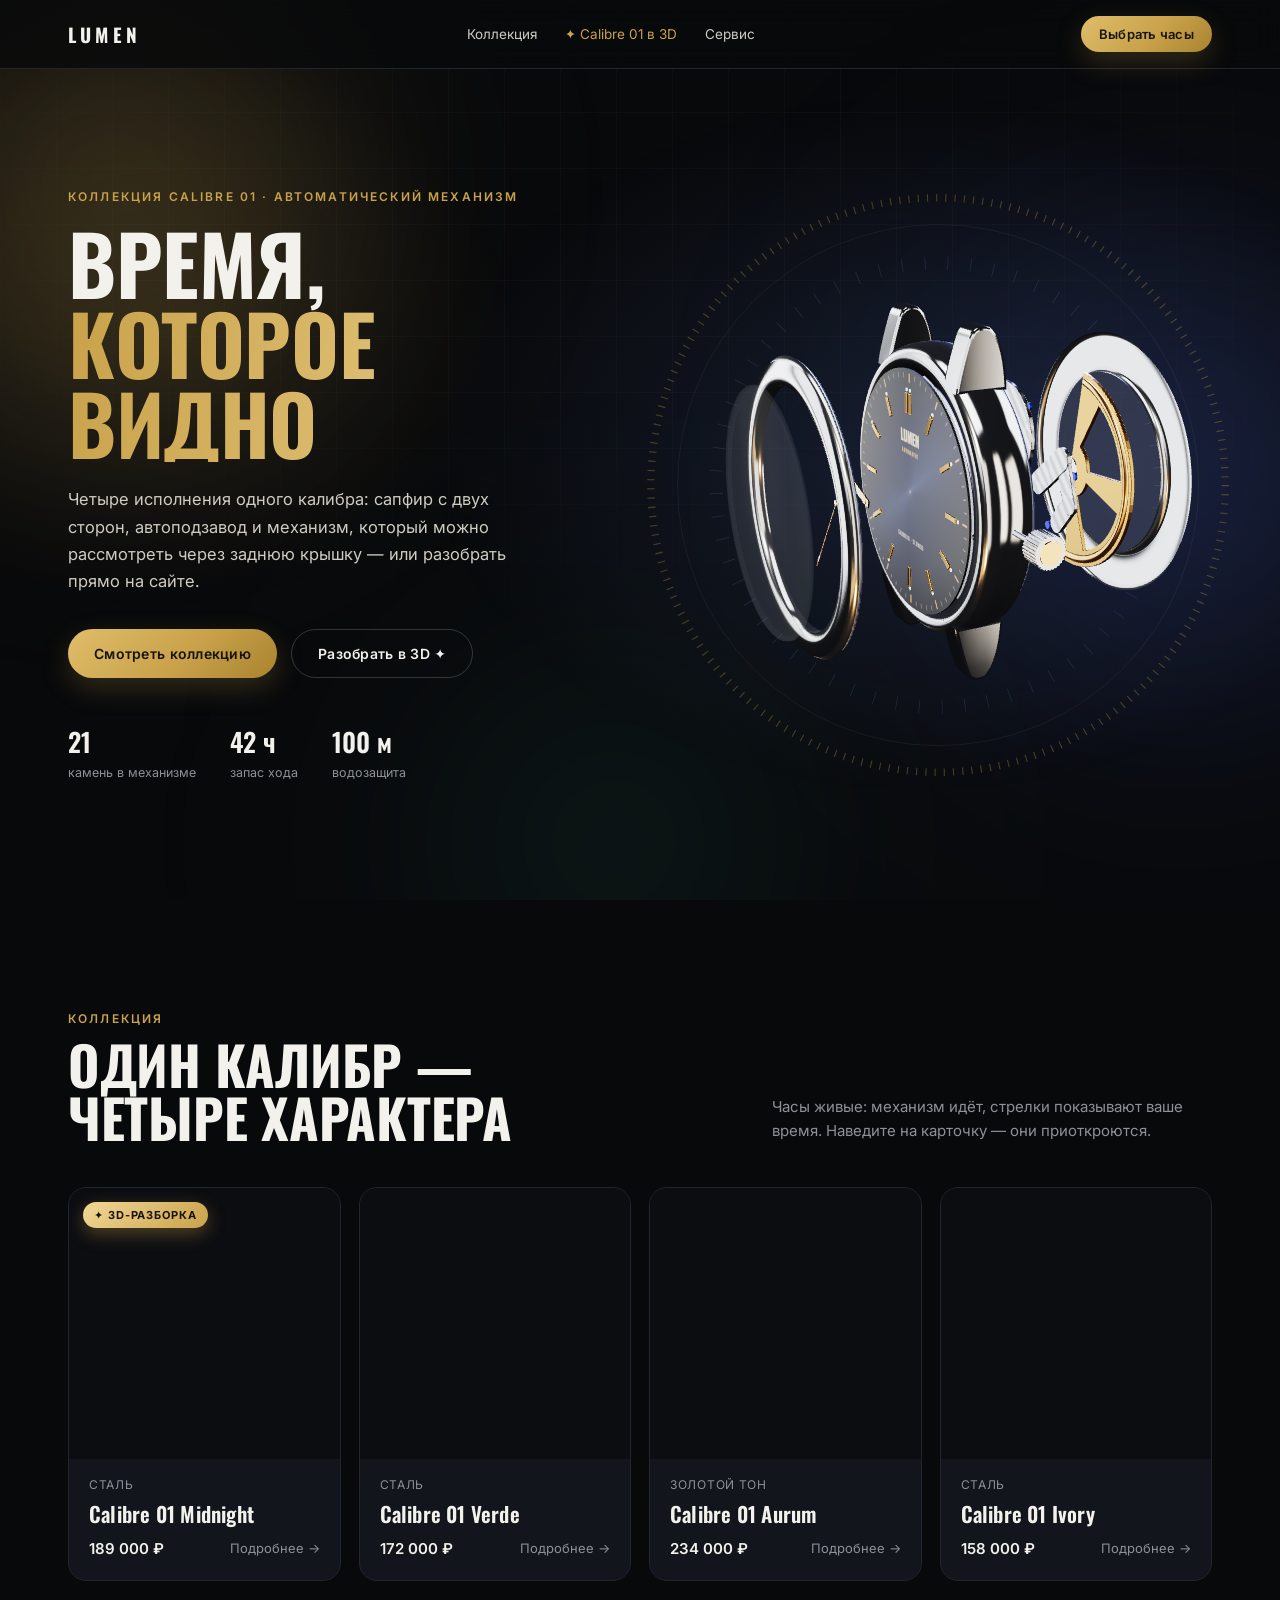
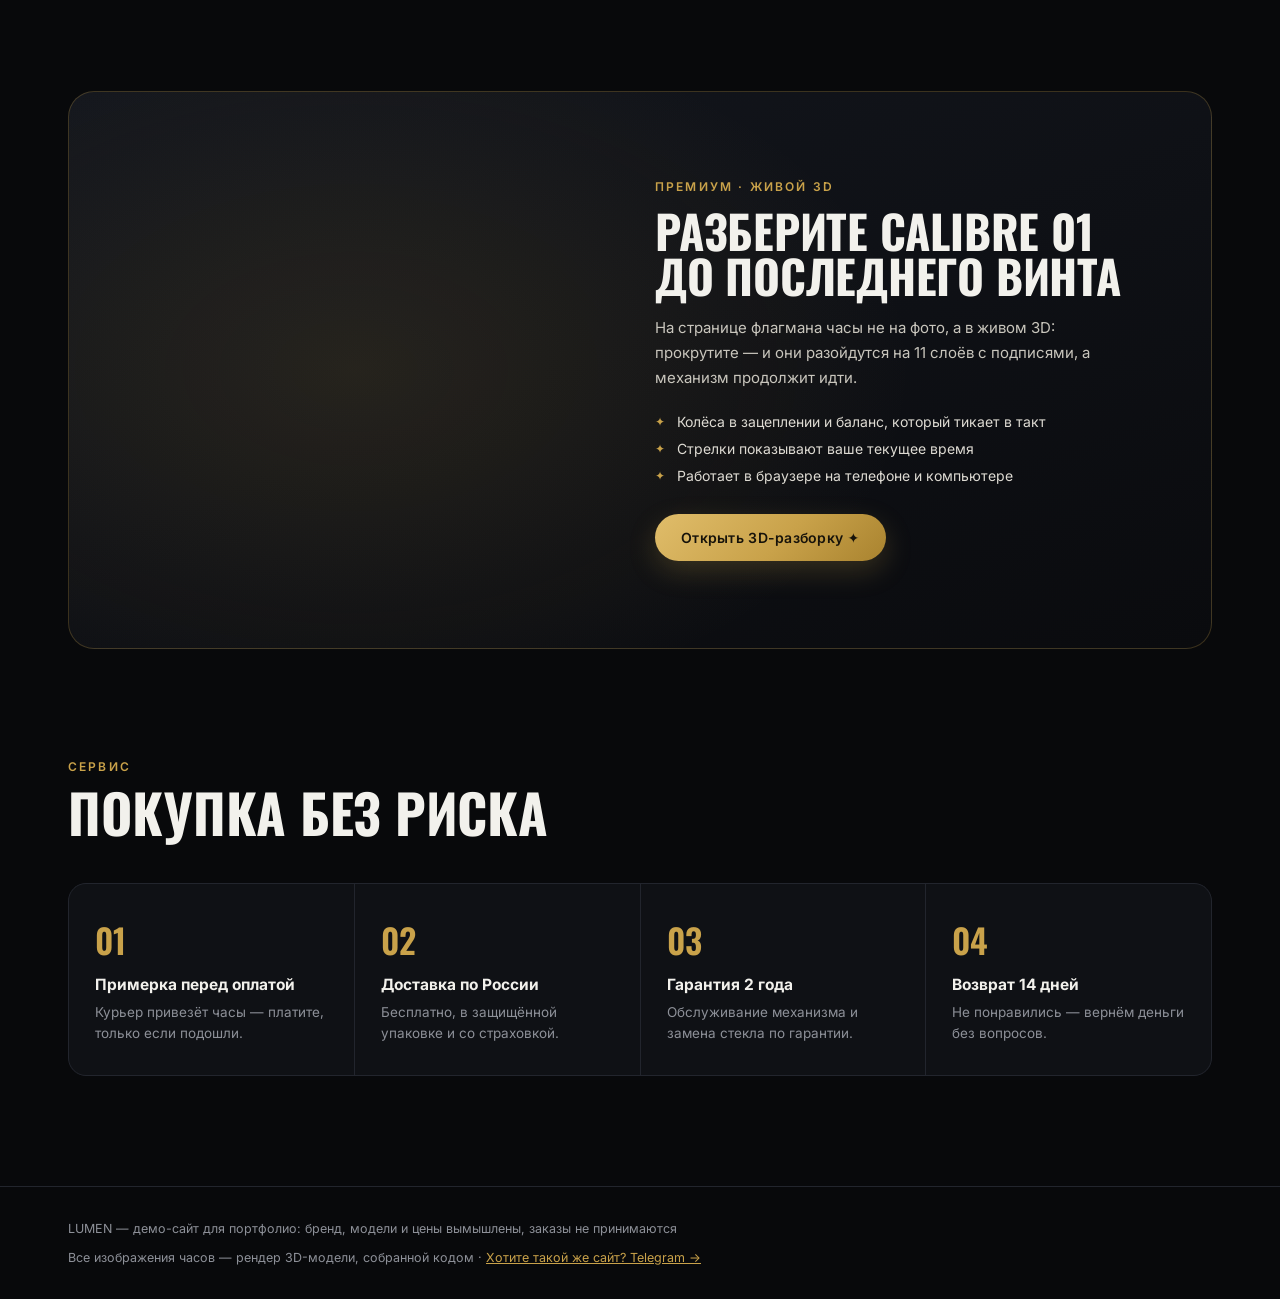
<file: index.html>
<!DOCTYPE html>
<html lang="ru">
<head>
<meta charset="UTF-8">
<meta name="viewport" content="width=device-width, initial-scale=1.0">
<title>LUMEN — механические часы Calibre 01</title>
<meta name="description" content="LUMEN — демо-сайт часового бренда: коллекция Calibre 01 в четырёх исполнениях, флагман можно разобрать в живом 3D прямо на сайте.">
<link rel="icon" href="data:image/svg+xml,%3Csvg xmlns='http://www.w3.org/2000/svg' viewBox='0 0 32 32'%3E%3Ccircle cx='16' cy='16' r='13' fill='%2310182e' stroke='%23c9a24a' stroke-width='3'/%3E%3Cpath d='M16 8v8l5 3' stroke='%23f1d796' stroke-width='2.5' fill='none' stroke-linecap='round'/%3E%3C/svg%3E">
<link rel="stylesheet" href="css/site.css">
<script type="importmap">
{ "imports": { "three": "./vendor/three.module.min.js", "three/addons/": "./vendor/addons/" } }
</script>
</head>
<body data-page="home">
<div class="site-bg" aria-hidden="true"><div class="blob b1"></div><div class="blob b2"></div><div class="blob b3"></div><div class="grid"></div></div>

<header class="nav">
  <div class="wrap">
    <a class="brand" href="index.html">LUMEN</a>
    <nav class="links">
      <a href="catalog.html">Коллекция</a>
      <a href="product.html?m=calibre-01-midnight" class="gold">✦ Calibre 01 в 3D</a>
      <a href="#service">Сервис</a>
    </nav>
    <a class="btn primary small" href="catalog.html">Выбрать часы</a>
  </div>
</header>

<main>
  <section class="hero">
    <div class="wrap">
      <div>
        <div class="kicker reveal">Коллекция Calibre 01 · автоматический механизм</div>
        <h1 class="disp reveal">Время,<span class="grad">которое видно</span></h1>
        <p class="sub reveal">Четыре исполнения одного калибра: сапфир с двух сторон, автоподзавод
          и механизм, который можно рассмотреть через заднюю крышку — или разобрать прямо на сайте.</p>
        <div class="actions reveal">
          <a class="btn primary" href="catalog.html">Смотреть коллекцию</a>
          <a class="btn ghost" href="product.html?m=calibre-01-midnight#explode">Разобрать в 3D ✦</a>
        </div>
        <div class="facts reveal">
          <div><b>21</b><span>камень в механизме</span></div>
          <div><b>42 ч</b><span>запас хода</span></div>
          <div><b>100 м</b><span>водозащита</span></div>
        </div>
      </div>
      <div class="hero-media reveal">
        <svg class="rings" viewBox="0 0 800 800" aria-hidden="true">
          <circle class="r1" cx="400" cy="400" r="388"/>
          <circle class="r2" cx="400" cy="400" r="352"/>
          <circle class="r3" cx="400" cy="400" r="300"/>
        </svg>
        <img src="assets/midnight-angle.jpg" alt="LUMEN Calibre 01 Midnight">
        <div class="watch3d" data-watch3d data-variant="midnight" data-mode="hero" aria-hidden="true"></div>
      </div>
    </div>
  </section>

  <section class="block" id="collection">
    <div class="wrap">
      <div class="section-head reveal">
        <div>
          <div class="kicker">Коллекция</div>
          <h2 class="disp">Один калибр —<br>четыре характера</h2>
        </div>
        <p>Часы живые: механизм идёт, стрелки показывают ваше время. Наведите на карточку — они приоткроются.</p>
      </div>
      <div class="cards" id="home-cards"></div>
    </div>
  </section>

  <section class="block" style="padding-top:0">
    <div class="wrap">
      <div class="premium-band reveal">
        <div class="pb-media"><img src="assets/midnight-back.jpg" alt="Механизм Calibre 01 через сапфировую крышку" loading="lazy"><div class="watch3d" data-watch3d data-variant="midnight" data-mode="back" aria-hidden="true"></div></div>
        <div class="pb-copy">
          <div class="kicker">Премиум · живой 3D</div>
          <h2 class="disp">Разберите Calibre 01<br>до последнего винта</h2>
          <p>На странице флагмана часы не на фото, а в живом 3D: прокрутите — и они разойдутся на
            11 слоёв с подписями, а механизм продолжит идти.</p>
          <ul>
            <li>Колёса в зацеплении и баланс, который тикает в такт</li>
            <li>Стрелки показывают ваше текущее время</li>
            <li>Работает в браузере на телефоне и компьютере</li>
          </ul>
          <a class="btn primary" href="product.html?m=calibre-01-midnight#explode">Открыть 3D-разборку ✦</a>
        </div>
      </div>
    </div>
  </section>

  <section class="block" id="service" style="padding-top:0">
    <div class="wrap">
      <div class="section-head reveal">
        <div>
          <div class="kicker">Сервис</div>
          <h2 class="disp">Покупка без риска</h2>
        </div>
      </div>
      <div class="features reveal">
        <div class="feature"><div class="num">01</div><h3>Примерка перед оплатой</h3><p>Курьер привезёт часы — платите, только если подошли.</p></div>
        <div class="feature"><div class="num">02</div><h3>Доставка по России</h3><p>Бесплатно, в защищённой упаковке и со страховкой.</p></div>
        <div class="feature"><div class="num">03</div><h3>Гарантия 2 года</h3><p>Обслуживание механизма и замена стекла по гарантии.</p></div>
        <div class="feature"><div class="num">04</div><h3>Возврат 14 дней</h3><p>Не понравились — вернём деньги без вопросов.</p></div>
      </div>
    </div>
  </section>
</main>

<footer class="site">
  <div class="wrap">
    <span>LUMEN — демо-сайт для портфолио: бренд, модели и цены вымышлены, заказы не принимаются</span>
    <span>Все изображения часов — рендер 3D-модели, собранной кодом · <a href="https://t.me/VladisavSSS" target="_blank" rel="noopener" style="color:var(--accent)">Хотите такой же сайт? Telegram →</a></span>
  </div>
</footer>

<script type="module" src="js/site.js"></script>
</body>
</html>
</file>
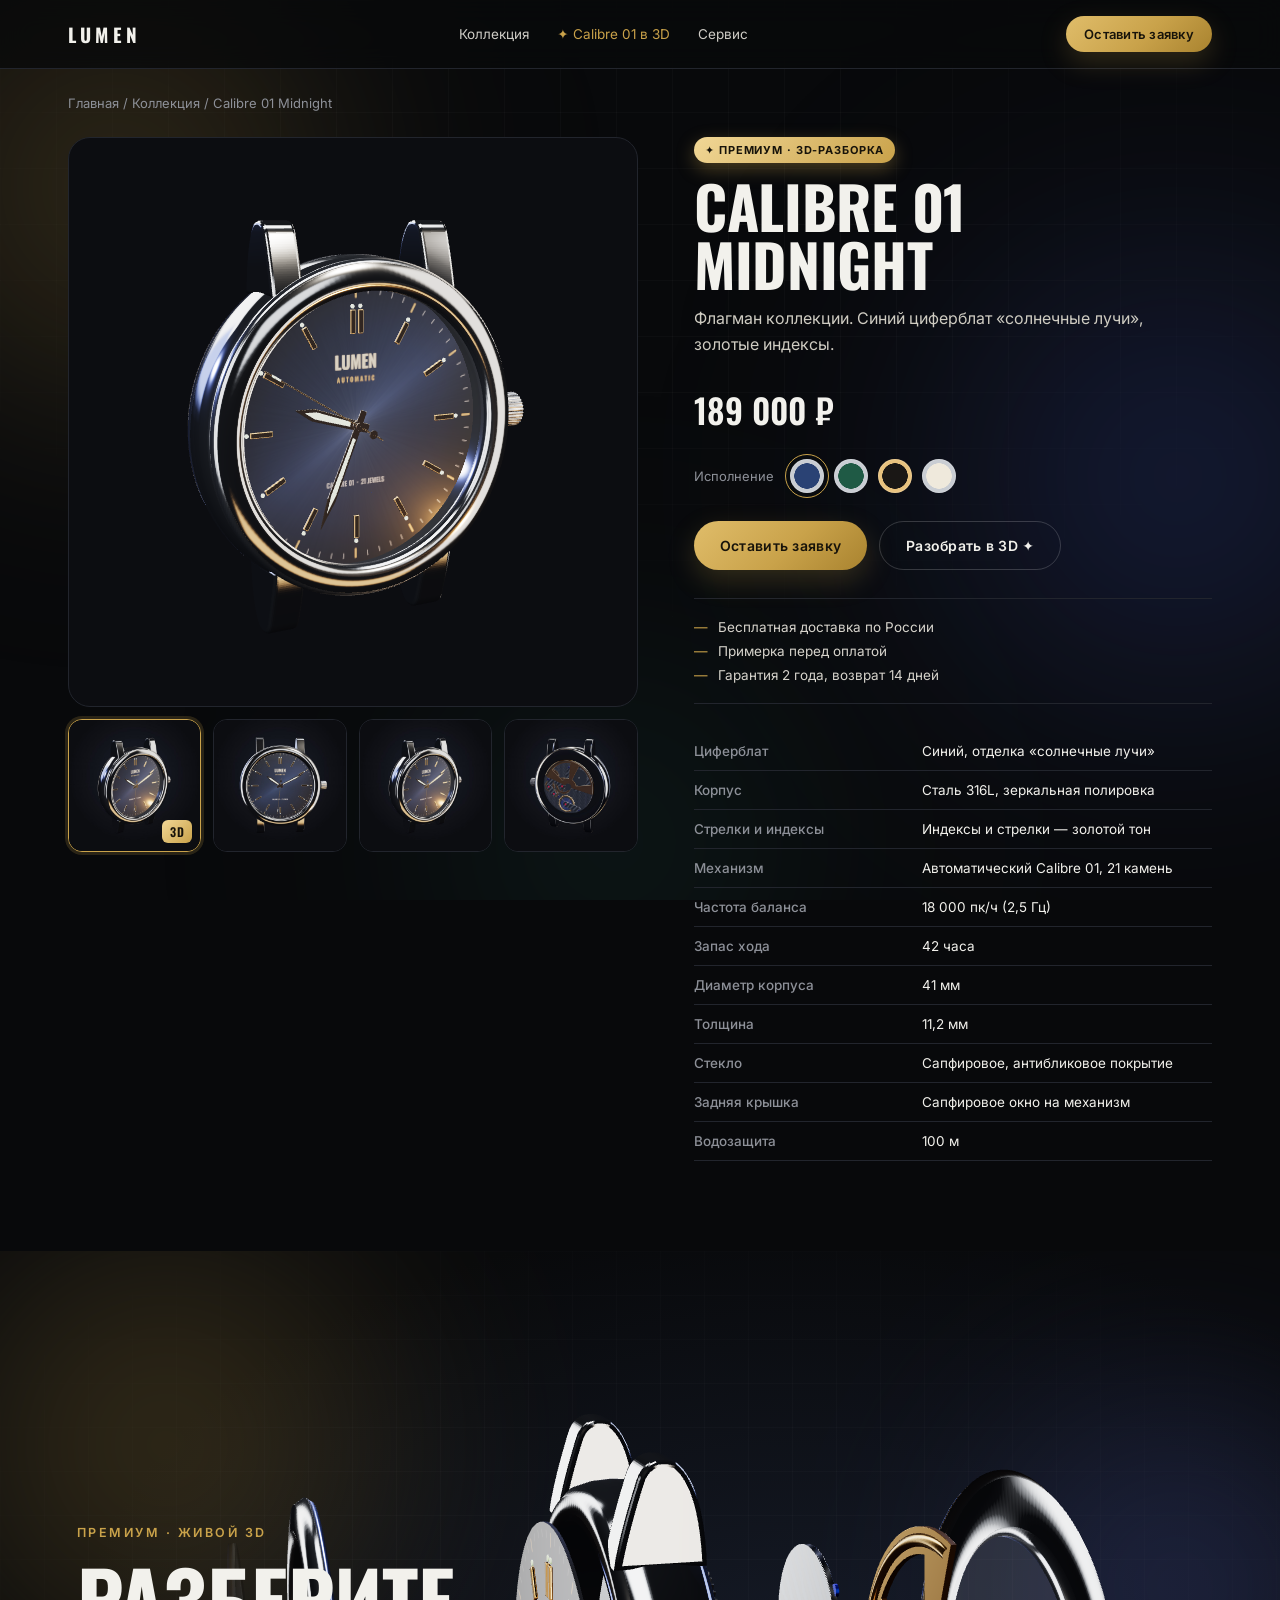
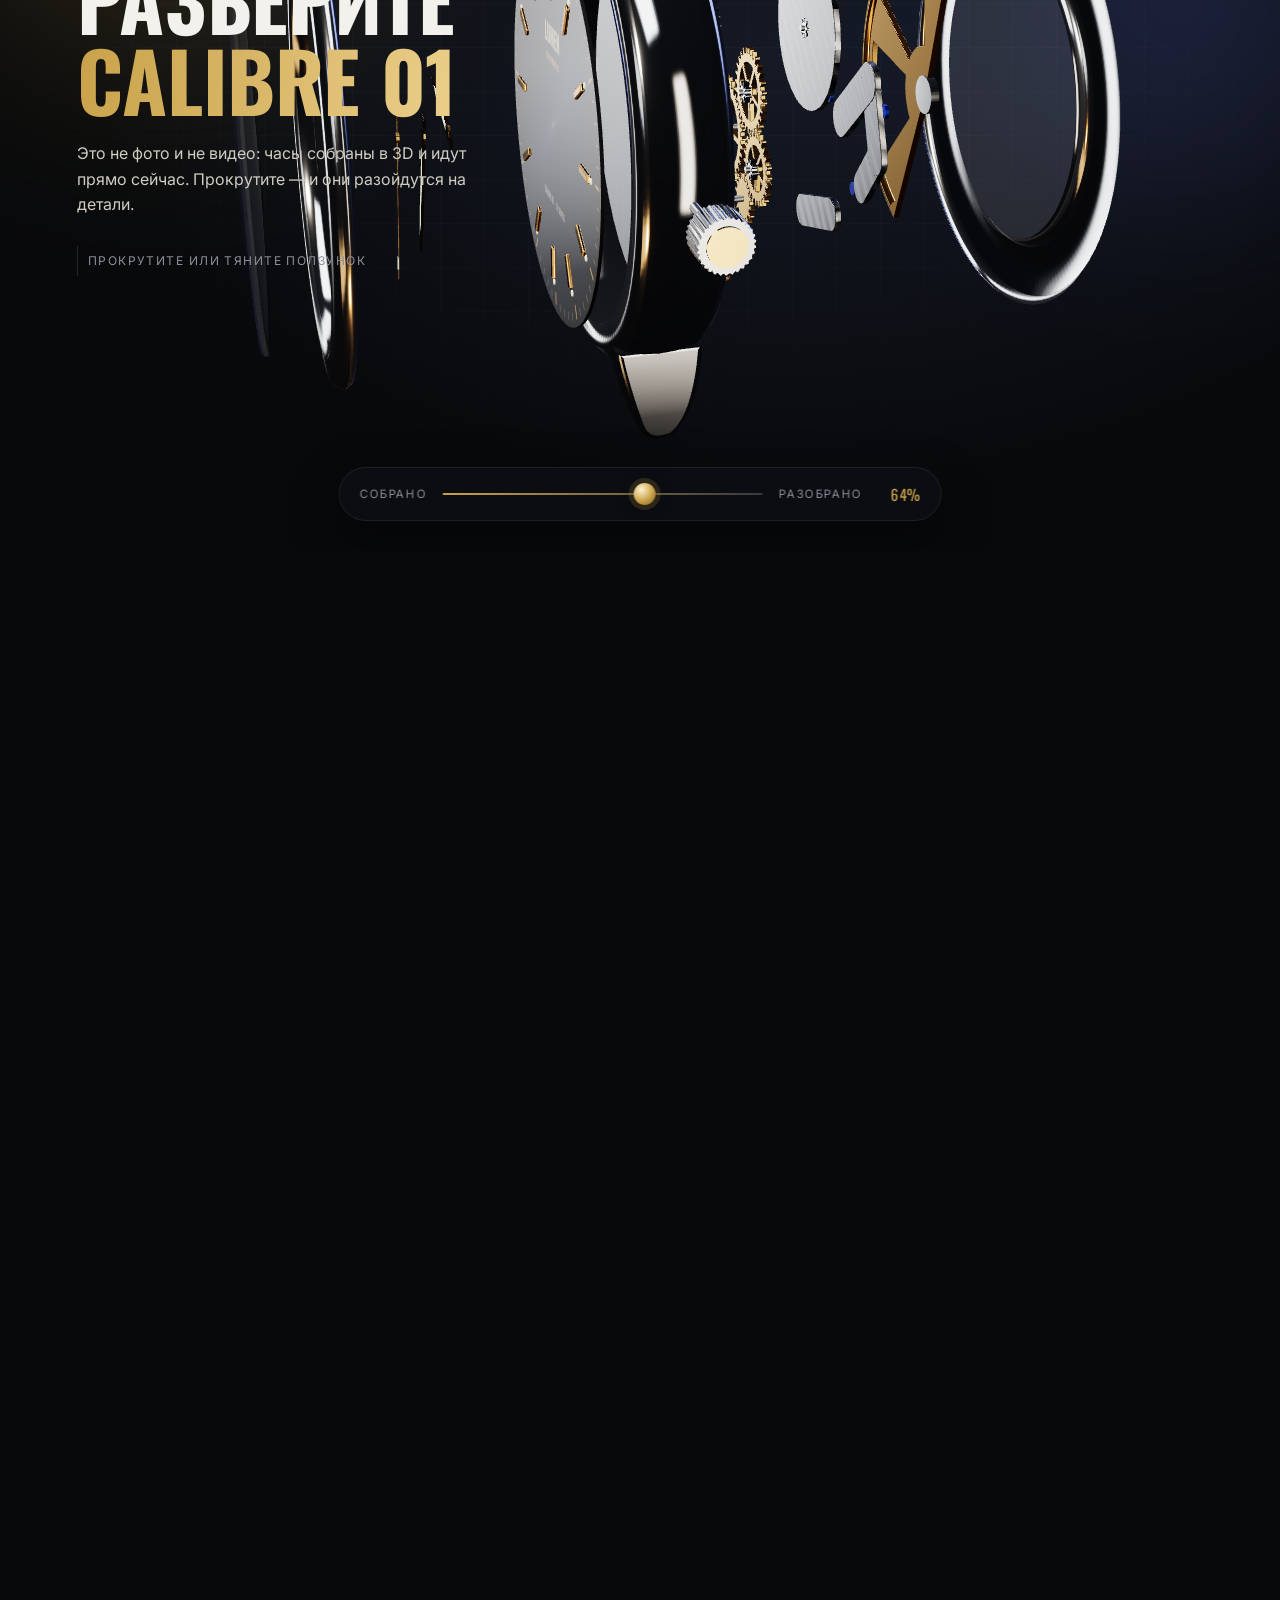
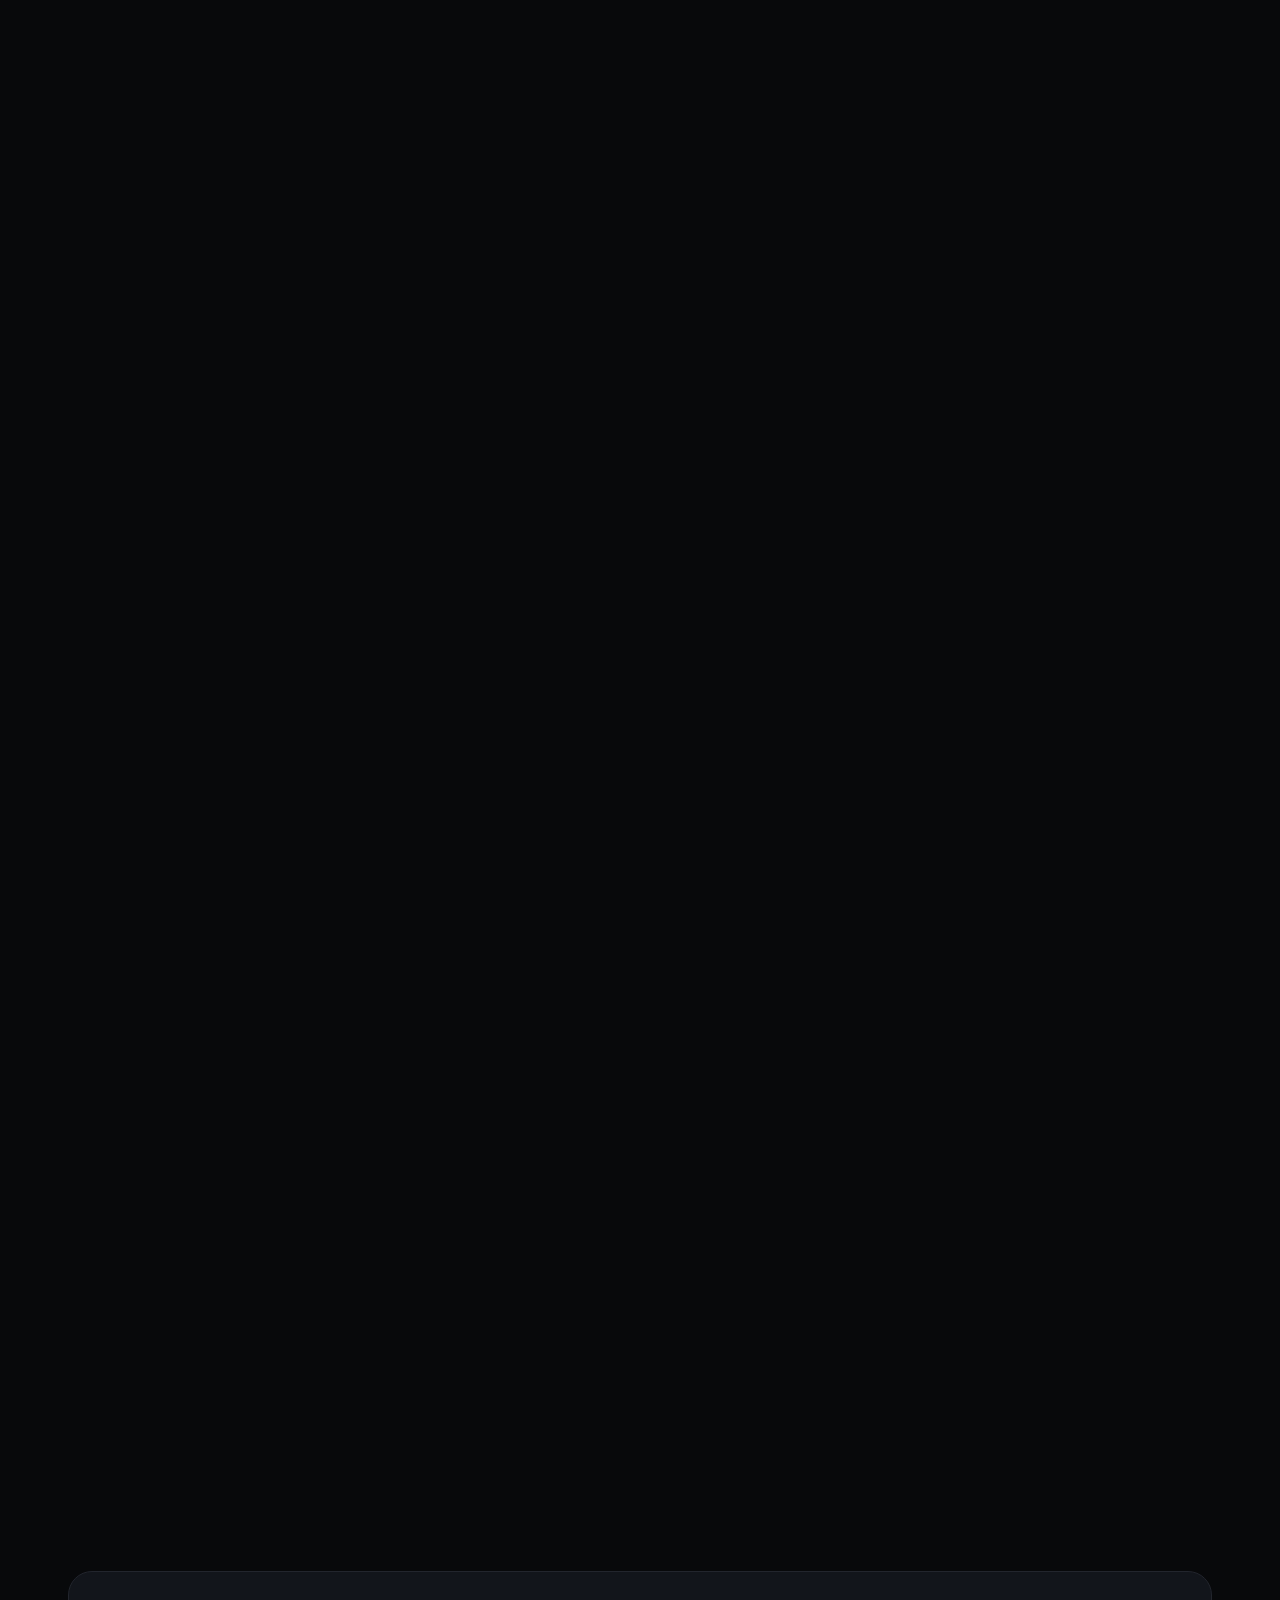
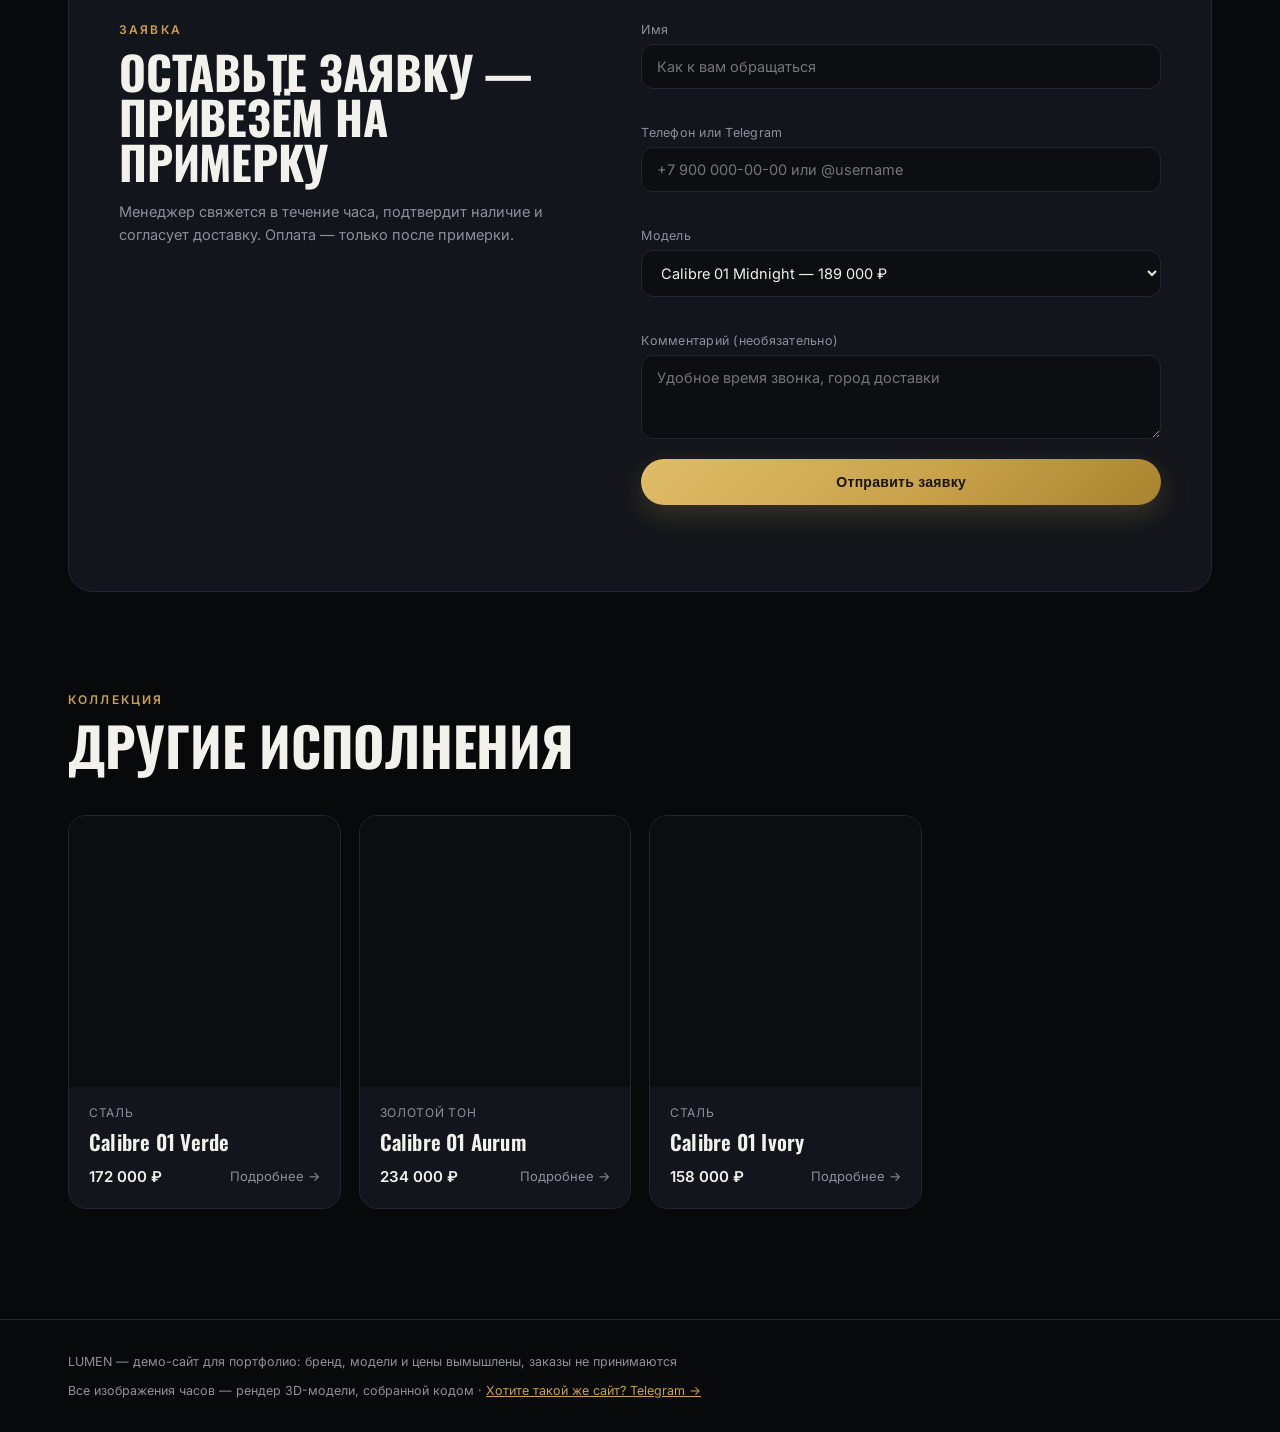
<file: product.html>
<!DOCTYPE html>
<html lang="ru">
<head>
<meta charset="UTF-8">
<meta name="viewport" content="width=device-width, initial-scale=1.0">
<title>LUMEN Calibre 01</title>
<meta name="description" content="Карточка часов LUMEN Calibre 01: галерея, характеристики, заявка на покупку. Флагман Midnight — с живой 3D-разборкой.">
<link rel="icon" href="data:image/svg+xml,%3Csvg xmlns='http://www.w3.org/2000/svg' viewBox='0 0 32 32'%3E%3Ccircle cx='16' cy='16' r='13' fill='%2310182e' stroke='%23c9a24a' stroke-width='3'/%3E%3Cpath d='M16 8v8l5 3' stroke='%23f1d796' stroke-width='2.5' fill='none' stroke-linecap='round'/%3E%3C/svg%3E">
<link rel="stylesheet" href="css/site.css">
<link rel="stylesheet" href="css/stage.css">
<script type="importmap">
{ "imports": { "three": "./vendor/three.module.min.js", "three/addons/": "./vendor/addons/" } }
</script>
</head>
<body data-page="product">
<div class="site-bg" aria-hidden="true"><div class="blob b1"></div><div class="blob b2"></div><div class="blob b3"></div><div class="grid"></div></div>

<header class="nav">
  <div class="wrap">
    <a class="brand" href="index.html">LUMEN</a>
    <nav class="links">
      <a href="catalog.html">Коллекция</a>
      <a href="product.html?m=calibre-01-midnight" class="gold">✦ Calibre 01 в 3D</a>
      <a href="index.html#service">Сервис</a>
    </nav>
    <a class="btn primary small" href="#order">Оставить заявку</a>
  </div>
</header>

<main>
  <div class="wrap crumbs"><a href="index.html">Главная</a> / <a href="catalog.html">Коллекция</a> / <span id="crumb-title"></span></div>

  <section class="wrap pdp">
    <div class="gallery">
      <div class="gallery-main"><img id="g-main" src="" alt=""><div class="watch3d" id="g-3d" data-watch3d data-mode="turntable" aria-hidden="true"></div></div>
      <div class="thumbs" id="g-thumbs"></div>
    </div>
    <div class="info">
      <div class="pdp-badges" id="p-badges"></div>
      <h1 class="disp" id="p-title"></h1>
      <p class="tagline" id="p-tagline"></p>
      <div class="price" id="p-price"></div>
      <div class="swatch-row"><span class="swatch-label">Исполнение</span><div class="swatches" id="p-swatches"></div></div>
      <div class="pdp-actions">
        <a class="btn primary" href="#order">Оставить заявку</a>
        <a class="btn ghost" id="p-3d-link" href="#explode" hidden>Разобрать в 3D ✦</a>
      </div>
      <ul class="perks">
        <li>Бесплатная доставка по России</li>
        <li>Примерка перед оплатой</li>
        <li>Гарантия 2 года, возврат 14 дней</li>
      </ul>
      <table class="specs" id="p-specs"></table>
    </div>
  </section>

  <!-- Премиум: живая 3D-разборка (включается только у флагмана) -->
  <section class="explode" id="explode" hidden>
    <div class="stage">
      <div class="hero-bg" aria-hidden="true"><div class="blob b1"></div><div class="blob b2"></div><div class="grid-overlay"></div></div>
      <canvas id="watch-canvas" aria-label="3D-модель часов LUMEN Calibre 01"></canvas>
      <div id="part-labels" aria-hidden="true"></div>
      <div class="fallback">Ваш браузер не поддерживает WebGL — 3D-разборка недоступна.</div>
      <div class="stage-copy intro">
        <div class="eyebrow">Премиум · живой 3D</div>
        <h2 class="disp" style="font-size:clamp(42px,6.4vw,100px)">Разберите<span class="grad" style="display:block;background:linear-gradient(100deg,var(--accent),#f1d796,var(--accent));background-size:220% 100%;-webkit-background-clip:text;background-clip:text;color:transparent">Calibre 01</span></h2>
        <p class="sub">Это не фото и не видео: часы собраны в 3D и идут прямо сейчас. Прокрутите —
          и они разойдутся на детали.</p>
        <div class="hint"><span class="bar"></span>Прокрутите или тяните ползунок</div>
      </div>
      <div class="stage-copy outro">
        <h2 class="disp">11 слоёв,<br>21 камень</h2>
        <p>Всё, за что вы платите, — видно. Соберите обратно ползунком внизу.</p>
      </div>
      <label class="assembly">
        <span>Собрано</span>
        <input type="range" id="explode-range" min="0" max="1000" value="0" aria-label="Степень разборки часов">
        <span>Разобрано</span>
        <output id="explode-value">0%</output>
      </label>
    </div>
  </section>

  <section class="wrap" id="banner-3d" hidden>
    <div class="banner-3d">
      <div>
        <h3>Хотите увидеть механизм изнутри?</h3>
        <p>Флагман Calibre 01 Midnight можно разобрать в живом 3D — механизм у всех исполнений один.</p>
      </div>
      <a class="btn ghost" href="product.html?m=calibre-01-midnight#explode">Разобрать в 3D ✦</a>
    </div>
  </section>

  <section class="wrap order" id="order">
    <div class="order-box">
      <div>
        <div class="kicker">Заявка</div>
        <h2 class="disp">Оставьте заявку —<br>привезём на примерку</h2>
        <p class="lead">Менеджер свяжется в течение часа, подтвердит наличие и согласует
          доставку. Оплата — только после примерки.</p>
      </div>
      <form class="form" id="order-form" novalidate>
        <div class="field"><label for="f-name">Имя</label><input id="f-name" autocomplete="name" placeholder="Как к вам обращаться"><div class="err" id="err-name"></div></div>
        <div class="field"><label for="f-contact">Телефон или Telegram</label><input id="f-contact" autocomplete="tel" placeholder="+7 900 000-00-00 или @username"><div class="err" id="err-contact"></div></div>
        <div class="field"><label for="f-model">Модель</label><select id="f-model"></select><div class="err" id="err-model"></div></div>
        <div class="field"><label for="f-comment">Комментарий <span class="muted">(необязательно)</span></label><textarea id="f-comment" placeholder="Удобное время звонка, город доставки"></textarea></div>
        <button class="btn primary" type="submit">Отправить заявку</button>
        <div class="form-note" id="form-note" role="status"></div>
      </form>
    </div>
  </section>

  <section class="wrap" style="padding-bottom:110px">
    <div class="section-head"><div><div class="kicker">Коллекция</div><h2 class="disp">Другие исполнения</h2></div></div>
    <div class="cards" id="more-cards"></div>
  </section>
</main>

<footer class="site">
  <div class="wrap">
    <span>LUMEN — демо-сайт для портфолио: бренд, модели и цены вымышлены, заказы не принимаются</span>
    <span>Все изображения часов — рендер 3D-модели, собранной кодом · <a href="https://t.me/VladisavSSS" target="_blank" rel="noopener" style="color:var(--accent)">Хотите такой же сайт? Telegram →</a></span>
  </div>
</footer>

<script type="module" src="js/site.js"></script>
</body>
</html>
</file>
<file: css/site.css>
@import url('https://fonts.googleapis.com/css2?family=Oswald:wght@500;600;700&family=Inter:wght@400;500;600;700&display=swap');

:root {
  --bg: #08090b; --bg2: #0f1115; --panel: #12151b; --panel2: #171a21;
  --fg: #f2f1ec; --muted: #8d9098; --accent: #c9a24a; --accent2: #8a6d2b; --line: #22252d;
}
* { box-sizing: border-box; margin: 0; padding: 0; }
/* атрибут hidden должен побеждать display у .btn и секций */
[hidden] { display: none !important; }
html { scroll-behavior: smooth; }
body { background: var(--bg); color: var(--fg); font-family: 'Inter', system-ui, sans-serif; overflow-x: hidden; }
a { color: inherit; }
img { max-width: 100%; display: block; }
.wrap { max-width: 1200px; margin: 0 auto; padding: 0 28px; }
.disp { font-family: 'Oswald', 'Arial Narrow', sans-serif; font-weight: 700; text-transform: uppercase; letter-spacing: -0.005em; line-height: 0.98; }
.kicker { color: var(--accent); font-size: 12px; font-weight: 600; letter-spacing: 0.18em; text-transform: uppercase; }
.muted { color: var(--muted); }

/* ---------- шапка ---------- */
.nav {
  position: sticky; top: 0; z-index: 50; background: rgba(8,9,11,0.78);
  -webkit-backdrop-filter: blur(14px); backdrop-filter: blur(14px); border-bottom: 1px solid var(--line);
}
.nav .wrap { display: flex; align-items: center; justify-content: space-between; height: 68px; gap: 20px; }
.nav .brand { font-family: 'Oswald', sans-serif; font-weight: 700; font-size: 19px; letter-spacing: 0.22em; text-decoration: none; }
.nav .links { display: flex; gap: 28px; font-size: 13.5px; }
.nav .links a { text-decoration: none; color: #cfcdc6; transition: color .2s; }
.nav .links a:hover, .nav .links a[aria-current="page"] { color: var(--fg); }
.nav .links a.gold { color: var(--accent); }
@media (max-width: 760px) { .nav .links { display: none; } }

/* ---------- кнопки ---------- */
.btn {
  display: inline-flex; align-items: center; gap: 10px; padding: 15px 26px; border-radius: 999px;
  font-weight: 600; font-size: 14px; text-decoration: none; letter-spacing: 0.02em; cursor: pointer; border: 0;
  transition: transform .25s, box-shadow .25s, background .25s, border-color .25s;
}
.btn.primary { background: linear-gradient(135deg, #e0bd6a, var(--accent) 55%, #a9832f); color: #17130a; box-shadow: 0 10px 28px rgba(201,162,74,0.22); }
.btn.primary:hover { transform: translateY(-2px); box-shadow: 0 16px 36px rgba(201,162,74,0.32); }
.btn.ghost { background: transparent; color: var(--fg); border: 1px solid rgba(255,255,255,0.18); }
.btn.ghost:hover { border-color: var(--accent); color: var(--accent); }
.btn.small { padding: 10px 18px; font-size: 13px; }

/* ---------- главная: hero ---------- */
.hero { position: relative; overflow: hidden; }
.hero::before {
  content: ""; position: absolute; inset: 0; pointer-events: none;
  background: radial-gradient(ellipse 55% 60% at 72% 45%, rgba(58,78,130,0.28), transparent 70%),
              radial-gradient(ellipse 40% 50% at 12% 30%, rgba(201,162,74,0.12), transparent 70%);
}
.hero .wrap { position: relative; display: grid; grid-template-columns: 1.05fr 1fr; align-items: center; gap: 20px; min-height: calc(100vh - 68px); padding-top: 30px; padding-bottom: 30px; }
.hero h1 { font-size: clamp(46px, 6.4vw, 96px); margin-top: 18px; }
.hero h1 .grad {
  display: block; background: linear-gradient(100deg, var(--accent), #f1d796, var(--accent)); background-size: 220% 100%;
  -webkit-background-clip: text; background-clip: text; color: transparent; animation: shimmer 6s ease-in-out infinite;
}
.hero .sub { color: #cfccc2; font-size: 16.5px; line-height: 1.65; max-width: 470px; margin-top: 24px; }
.hero .actions { display: flex; flex-wrap: wrap; gap: 14px; margin-top: 34px; }
.hero .facts { display: flex; gap: 34px; margin-top: 44px; }
.hero .facts b { display: block; font-family: 'Oswald', sans-serif; font-size: 26px; font-weight: 600; }
.hero .facts span { color: var(--muted); font-size: 12.5px; }
.hero-media { position: relative; }
.hero-media img {
  width: 118%; max-width: 780px; margin-left: auto; margin-right: -8%;
  -webkit-mask-image: radial-gradient(circle at 50% 50%, #000 52%, transparent 71%);
  mask-image: radial-gradient(circle at 50% 50%, #000 52%, transparent 71%);
  animation: floaty 7s ease-in-out infinite;
}
@keyframes floaty { 0%, 100% { transform: translateY(0); } 50% { transform: translateY(-12px); } }
@media (max-width: 900px) {
  .hero .wrap { grid-template-columns: 1fr; min-height: auto; padding-top: 40px; }
  .hero-media img { width: 100%; margin: 0 auto; max-width: 460px; }
  .hero .facts { gap: 22px; }
}

/* ---------- секции ---------- */
section.block { padding: 110px 0; }
.section-head { display: flex; align-items: flex-end; justify-content: space-between; gap: 20px; margin-bottom: 44px; flex-wrap: wrap; }
.section-head h2 { font-size: clamp(32px, 4.2vw, 54px); margin-top: 12px; }
.section-head p { color: var(--muted); max-width: 440px; font-size: 15px; line-height: 1.6; }

/* ---------- карточки моделей ---------- */
.cards { display: grid; grid-template-columns: repeat(4, 1fr); gap: 18px; }
@media (max-width: 1000px) { .cards { grid-template-columns: repeat(2, 1fr); } }
@media (max-width: 520px) { .cards { grid-template-columns: 1fr; } }
.card {
  position: relative; display: block; text-decoration: none; border-radius: 18px; overflow: hidden;
  background: var(--panel); border: 1px solid var(--line); transition: transform .35s, border-color .35s, box-shadow .35s;
}
.card:hover { transform: translateY(-5px); border-color: rgba(201,162,74,0.45); box-shadow: 0 24px 60px rgba(0,0,0,0.45); }
.card-media { position: relative; aspect-ratio: 1 / 1; background: #0c0d11; overflow: hidden; }
.card-media img { position: absolute; inset: 0; width: 100%; height: 100%; object-fit: cover; transition: opacity .5s, transform .7s cubic-bezier(.2,.8,.2,1); }
.card-media img.alt { opacity: 0; }
.card:hover .card-media img.main { opacity: 0; transform: scale(1.04); }
.card:hover .card-media img.alt { opacity: 1; transform: scale(1.04); }
.badge-3d {
  position: absolute; top: 14px; left: 14px; z-index: 4; /* выше холста с живыми часами */ font-size: 11px; font-weight: 700; letter-spacing: 0.08em;
  text-transform: uppercase; color: #17130a; background: linear-gradient(135deg, #f1d796, var(--accent));
  padding: 6px 11px; border-radius: 999px; box-shadow: 0 6px 18px rgba(201,162,74,0.35);
}
.card-body { padding: 18px 20px 22px; }
.card-body .metal { color: var(--muted); font-size: 12px; letter-spacing: 0.06em; text-transform: uppercase; }
.card-body h3 { font-family: 'Oswald', sans-serif; font-weight: 600; font-size: 21px; letter-spacing: 0.01em; margin: 6px 0 10px; }
.card-body .row { display: flex; align-items: center; justify-content: space-between; }
.card-body .price { font-weight: 600; font-size: 15px; }
.card-body .more { color: var(--muted); font-size: 13px; transition: color .2s; }
.card:hover .card-body .more { color: var(--accent); }

/* ---------- премиум-полоса ---------- */
.premium-band {
  display: grid; grid-template-columns: 1fr 1fr; align-items: center; gap: 30px; overflow: hidden;
  border-radius: 26px; border: 1px solid rgba(201,162,74,0.25);
  background: radial-gradient(ellipse 70% 90% at 25% 50%, rgba(201,162,74,0.12), transparent 70%), linear-gradient(160deg, #13161d, #0a0b0e);
}
.premium-band .pb-media img {
  width: 100%; -webkit-mask-image: radial-gradient(circle, #000 50%, transparent 72%); mask-image: radial-gradient(circle, #000 50%, transparent 72%);
}
.premium-band .pb-copy { padding: 50px 56px 50px 0; }
.premium-band h2 { font-size: clamp(30px, 3.6vw, 48px); margin: 14px 0 18px; }
.premium-band p { color: #c9c6bd; line-height: 1.65; font-size: 15px; max-width: 440px; }
.premium-band ul { list-style: none; margin: 22px 0 30px; display: grid; gap: 10px; }
.premium-band li { font-size: 14px; color: #dedbd3; padding-left: 22px; position: relative; }
.premium-band li::before { content: "✦"; position: absolute; left: 0; color: var(--accent); font-size: 12px; top: 1px; }
@media (max-width: 900px) {
  .premium-band { grid-template-columns: 1fr; }
  .premium-band .pb-copy { padding: 0 28px 40px; }
}

/* ---------- преимущества / сервис ---------- */
.features { display: grid; grid-template-columns: repeat(4, 1fr); gap: 1px; background: var(--line); border: 1px solid var(--line); border-radius: 18px; overflow: hidden; }
@media (max-width: 900px) { .features { grid-template-columns: repeat(2, 1fr); } }
@media (max-width: 520px) { .features { grid-template-columns: 1fr; } }
.feature { background: var(--bg2); padding: 30px 26px; }
.feature .num { font-family: 'Oswald', sans-serif; font-size: 34px; font-weight: 600; color: var(--accent); }
.feature h3 { font-size: 15.5px; margin: 10px 0 8px; }
.feature p { color: var(--muted); font-size: 13.5px; line-height: 1.6; }

/* ---------- каталог ---------- */
.page-head { padding: 64px 0 34px; }
.page-head h1 { font-size: clamp(40px, 5.4vw, 72px); margin-top: 14px; }
.page-head p { color: var(--muted); margin-top: 16px; max-width: 520px; line-height: 1.6; }
.toolbar { display: flex; align-items: center; justify-content: space-between; gap: 16px; flex-wrap: wrap; margin-bottom: 26px; }
.chips { display: flex; gap: 8px; flex-wrap: wrap; }
.chip {
  font: inherit; font-size: 13px; color: #cfcdc6; background: var(--panel); border: 1px solid var(--line);
  padding: 9px 16px; border-radius: 999px; cursor: pointer; transition: all .2s;
}
.chip:hover { border-color: rgba(255,255,255,0.25); }
.chip.active { background: var(--fg); color: var(--bg); border-color: var(--fg); }
.select {
  font: inherit; font-size: 13px; color: var(--fg); background: var(--panel); border: 1px solid var(--line);
  padding: 9px 14px; border-radius: 10px;
}
.count { color: var(--muted); font-size: 13px; }

/* ---------- карточка товара ---------- */
.crumbs { padding-top: 26px; font-size: 13px; color: var(--muted); }
.crumbs a { text-decoration: none; color: var(--muted); }
.crumbs a:hover { color: var(--fg); }
.pdp { display: grid; grid-template-columns: 1.1fr 1fr; gap: 56px; padding-top: 26px; padding-bottom: 90px; }
@media (max-width: 900px) { .pdp { grid-template-columns: 1fr; gap: 30px; } }
.gallery-main { position: relative; aspect-ratio: 1 / 1; border-radius: 22px; overflow: hidden; background: #0c0d11; border: 1px solid var(--line); }
.gallery-main img { width: 100%; height: 100%; object-fit: cover; transition: opacity .35s; }
.thumbs { display: grid; grid-template-columns: repeat(3, 1fr); gap: 12px; margin-top: 12px; }
.thumb { padding: 0; border: 1px solid var(--line); border-radius: 14px; overflow: hidden; background: #0c0d11; cursor: pointer; aspect-ratio: 1 / 1; transition: border-color .2s; }
.thumb img { width: 100%; height: 100%; object-fit: cover; }
.thumb.active { border-color: var(--accent); box-shadow: 0 0 0 3px rgba(201,162,74,0.18); }
.info .pdp-badges { display: flex; gap: 8px; min-height: 26px; }
.info .pdp-badges .badge-3d { position: static; }
.info h1 { font-size: clamp(38px, 4.6vw, 62px); margin: 14px 0 14px; }
.info .tagline { color: #cfccc2; font-size: 16px; line-height: 1.6; max-width: 460px; }
.info .price { font-family: 'Oswald', sans-serif; font-weight: 600; font-size: 34px; margin: 26px 0 24px; }
.swatch-row { display: flex; align-items: center; gap: 16px; margin-bottom: 28px; }
.swatch-label { color: var(--muted); font-size: 13px; }
.swatches { display: flex; gap: 10px; }
.swatch {
  width: 34px; height: 34px; border-radius: 50%; display: block; position: relative;
  background: radial-gradient(circle at 50% 50%, var(--dial) 0 52%, var(--case) 54% 100%);
  box-shadow: inset 0 0 0 1px rgba(255,255,255,0.15); transition: transform .2s;
}
.swatch:hover { transform: scale(1.1); }
.swatch.current::after { content: ""; position: absolute; inset: -5px; border-radius: 50%; border: 1.5px solid var(--accent); }
.pdp-actions { display: flex; gap: 12px; flex-wrap: wrap; }
.perks { list-style: none; display: grid; gap: 8px; margin: 28px 0; padding: 20px 0; border-top: 1px solid var(--line); border-bottom: 1px solid var(--line); }
.perks li { font-size: 13.5px; color: #d7d4cc; }
.perks li::before { content: "—"; color: var(--accent); margin-right: 10px; }
.specs { width: 100%; border-collapse: collapse; font-size: 13.5px; }
.specs th { text-align: left; font-weight: 500; color: var(--muted); padding: 11px 16px 11px 0; width: 44%; vertical-align: top; }
.specs td { padding: 11px 0; border-bottom: 1px solid var(--line); }
.specs th { border-bottom: 1px solid var(--line); }

.banner-3d {
  display: flex; align-items: center; justify-content: space-between; gap: 24px; flex-wrap: wrap;
  padding: 30px 34px; margin-bottom: 90px; border-radius: 20px; border: 1px solid rgba(201,162,74,0.3);
  background: linear-gradient(120deg, rgba(201,162,74,0.1), rgba(58,78,130,0.12));
}
.banner-3d h3 { font-family: 'Oswald', sans-serif; font-weight: 600; font-size: 24px; letter-spacing: 0.01em; }
.banner-3d p { color: var(--muted); font-size: 14px; margin-top: 6px; }

/* ---------- заявка ---------- */
.order { padding-top: 100px; padding-bottom: 100px; }
.order-box { display: grid; grid-template-columns: 1fr 1.1fr; gap: 50px; padding: 50px; border-radius: 24px; background: var(--panel); border: 1px solid var(--line); }
@media (max-width: 900px) { .order-box { grid-template-columns: 1fr; padding: 30px 22px; gap: 26px; } }
.order-box h2 { font-size: clamp(30px, 3.6vw, 46px); margin-top: 12px; }
.order-box .lead { color: var(--muted); line-height: 1.6; margin-top: 16px; font-size: 14.5px; }
.form { display: grid; gap: 16px; }
.field label { display: block; font-size: 12.5px; color: var(--muted); margin-bottom: 7px; letter-spacing: 0.02em; }
.field input, .field select, .field textarea {
  width: 100%; font: inherit; font-size: 14.5px; color: var(--fg); background: #0c0e12; border: 1px solid var(--line);
  border-radius: 12px; padding: 13px 15px; transition: border-color .2s, box-shadow .2s;
}
.field textarea { min-height: 84px; resize: vertical; }
.field input:focus, .field select:focus, .field textarea:focus { outline: none; border-color: var(--accent); box-shadow: 0 0 0 3px rgba(201,162,74,0.15); }
.field .err { color: #ff8a7a; font-size: 12px; margin-top: 6px; min-height: 14px; }
.form .btn { justify-content: center; }
.form-note { font-size: 13.5px; line-height: 1.55; min-height: 20px; }
.form-note.ok { color: #9fe0b2; background: rgba(80,180,120,0.08); border: 1px solid rgba(80,180,120,0.25); padding: 12px 14px; border-radius: 12px; }

/* ---------- футер ---------- */
footer.site { border-top: 1px solid var(--line); padding: 34px 0; color: var(--muted); font-size: 12.5px; }
footer.site .wrap { display: flex; justify-content: space-between; gap: 14px; flex-wrap: wrap; }

/* ---------- анимации появления ---------- */
.reveal { opacity: 0; transform: translateY(30px); transition: opacity .8s ease, transform .8s cubic-bezier(.2,.8,.2,1); }
.reveal.in { opacity: 1; transform: none; }
@keyframes shimmer { 0%, 100% { background-position: 0% 50%; } 50% { background-position: 100% 50%; } }
@keyframes drip { 0% { top: -100%; } 60% { top: 100%; } 100% { top: 100%; } }
@media (prefers-reduced-motion: reduce) {
  .reveal { opacity: 1 !important; transform: none !important; transition: none !important; }
  .hero-media img { animation: none; }
}

/* фон 3D-сцены (как на лендинге LUMEN) */
.hero-bg { position: absolute; inset: 0; overflow: hidden; }
.hero-bg .blob { position: absolute; border-radius: 50%; filter: blur(90px); mix-blend-mode: screen; opacity: 0.5; }
.hero-bg .b1 { width: 50vw; height: 50vw; left: -12%; top: -14%; background: radial-gradient(circle, var(--accent), transparent 70%); }
.hero-bg .b2 { width: 44vw; height: 44vw; right: -14%; top: 6%; background: radial-gradient(circle, #5b6bd6, transparent 70%); }
.hero-bg .grid-overlay {
  position: absolute; inset: 0;
  background-image: linear-gradient(rgba(255,255,255,0.035) 1px, transparent 1px), linear-gradient(90deg, rgba(255,255,255,0.035) 1px, transparent 1px);
  background-size: 44px 44px;
  -webkit-mask-image: radial-gradient(ellipse 70% 60% at 50% 40%, #000 40%, transparent 90%);
  mask-image: radial-gradient(ellipse 70% 60% at 50% 40%, #000 40%, transparent 90%);
}

/* ---------- живой фон: дрейфующие пятна света + тонкая сетка ---------- */
.site-bg { position: fixed; inset: 0; z-index: -1; overflow: hidden; pointer-events: none; }
.site-bg .blob { position: absolute; border-radius: 50%; filter: blur(110px); opacity: 0.3; mix-blend-mode: screen; will-change: transform; }
.site-bg .b1 { width: 46vw; height: 46vw; left: -14%; top: -12%; background: radial-gradient(circle, var(--accent), transparent 70%); animation: sb1 26s ease-in-out infinite alternate; }
.site-bg .b2 { width: 52vw; height: 52vw; right: -18%; top: 16%; background: radial-gradient(circle, #3f57c4, transparent 70%); animation: sb2 32s ease-in-out infinite alternate; }
.site-bg .b3 { width: 40vw; height: 40vw; left: 28%; bottom: -22%; background: radial-gradient(circle, #2c7f6d, transparent 70%); opacity: 0.18; animation: sb3 38s ease-in-out infinite alternate; }
.site-bg .grid {
  position: absolute; inset: 0;
  background-image: linear-gradient(rgba(255,255,255,0.025) 1px, transparent 1px), linear-gradient(90deg, rgba(255,255,255,0.025) 1px, transparent 1px);
  background-size: 56px 56px;
  -webkit-mask-image: radial-gradient(ellipse 80% 60% at 50% 25%, #000 30%, transparent 85%);
  mask-image: radial-gradient(ellipse 80% 60% at 50% 25%, #000 30%, transparent 85%);
}
@keyframes sb1 { to { transform: translate(8vw, 10vh) scale(1.15); } }
@keyframes sb2 { to { transform: translate(-9vw, 6vh) scale(0.9); } }
@keyframes sb3 { to { transform: translate(6vw, -8vh) scale(1.12); } }

/* ---------- живые 3D-часы: общий холст поверх страницы ---------- */
.showcase-canvas { position: fixed; inset: 0; width: 100vw; height: 100vh; pointer-events: none; z-index: 3; }
.watch3d { position: absolute; inset: 0; }
.has-3d .card-media img, .has-3d .hero-media img, .has-3d .pb-media img,
.has-3d .gallery-main img.under3d { opacity: 0 !important; }

.hero-media { position: relative; width: 100%; max-width: 700px; aspect-ratio: 1 / 1; margin-left: auto; }
.hero-media img {
  position: absolute; inset: 0; width: 100%; height: 100%; max-width: none; margin: 0; object-fit: contain;
}
/* кольца-шкалы за часами — как минутная дорожка безеля, крутятся навстречу друг другу */
.hero-media .rings { position: absolute; inset: -4%; width: 108%; height: 108%; overflow: visible; }
.hero-media .rings circle { fill: none; transform-box: fill-box; transform-origin: center; }
.hero-media .rings .r1 { stroke: rgba(201,162,74,0.32); stroke-width: 10; stroke-dasharray: 1.5 11; animation: spin 140s linear infinite; }
.hero-media .rings .r2 { stroke: rgba(255,255,255,0.07); stroke-width: 1; }
.hero-media .rings .r3 { stroke: rgba(140,165,255,0.16); stroke-width: 18; stroke-dasharray: 1 30; animation: spin 90s linear infinite reverse; }
@keyframes spin { to { transform: rotate(360deg); } }

.premium-band .pb-media { position: relative; aspect-ratio: 1 / 1; }
.premium-band .pb-media img { position: absolute; inset: 0; height: 100%; object-fit: cover; }

.thumbs { grid-template-columns: repeat(4, 1fr); }
.thumb { position: relative; }
.thumb.t3d span {
  position: absolute; right: 8px; bottom: 8px; font-family: 'Oswald', sans-serif; font-weight: 600; font-size: 12px;
  letter-spacing: 0.06em; color: #17130a; background: linear-gradient(135deg, #f1d796, var(--accent)); padding: 3px 8px; border-radius: 6px;
}
@media (max-width: 900px) {
  .hero-media { max-width: 460px; margin: 0 auto; }
}
@media (prefers-reduced-motion: reduce) {
  .site-bg .blob, .hero-media .rings circle { animation: none; }
}
</file>
<file: css/stage.css>
/* ---------- 3D-сцена: часы разбираются при прокрутке ---------- */
.explode { position: relative; height: 380vh; padding: 0; }
.stage {
  position: sticky; top: 0; height: 100vh; height: 100svh; overflow: hidden;
  background: radial-gradient(ellipse 80% 70% at 62% 45%, #151a26 0%, var(--bg) 70%);
}
.stage .hero-bg { opacity: 0.55; }
#watch-canvas { position: absolute; inset: 0; width: 100%; height: 100%; display: block; z-index: 1; touch-action: pan-y; }

.stage-copy { position: absolute; z-index: 3; pointer-events: none; }
.stage-copy.intro { left: 0; top: 0; bottom: 0; display: flex; flex-direction: column; justify-content: center; padding: 0 0 0 max(32px, 6vw); max-width: 560px; }
.stage-copy .eyebrow { color: var(--accent); font-size: 12.5px; letter-spacing: 0.2em; text-transform: uppercase; font-weight: 600; margin-bottom: 18px; }
.stage-copy h1 { font-size: clamp(46px, 7.2vw, 112px); }
.stage-copy h1 .grad {
  display: block;
  background: linear-gradient(100deg, var(--accent), #f1d796, var(--accent));
  background-size: 220% 100%; -webkit-background-clip: text; background-clip: text; color: transparent;
  animation: shimmer 5s ease-in-out infinite;
}
.stage-copy .sub { margin-top: 22px; color: #cfccc2; font-size: 16px; line-height: 1.6; max-width: 420px; }
.stage-copy .hint { margin-top: 28px; display: inline-flex; align-items: center; gap: 10px; font-size: 12px; color: var(--muted); letter-spacing: 0.12em; text-transform: uppercase; }
.stage-copy .hint .bar { width: 1px; height: 30px; background: var(--line); position: relative; overflow: hidden; }
.stage-copy .hint .bar::after { content: ""; position: absolute; left: 0; top: -100%; width: 100%; height: 100%; background: var(--accent); animation: drip 1.6s infinite ease-in-out; }

.stage-copy.outro { left: max(32px, 5vw); bottom: 34px; max-width: 320px; opacity: 0; }
.stage-copy.outro h2 { font-size: clamp(24px, 2.6vw, 36px); }
.stage-copy.outro p { color: var(--muted); font-size: 13px; line-height: 1.55; margin-top: 10px; }

/* ползунок сборки */
.assembly {
  position: absolute; z-index: 4; left: 50%; bottom: 30px; transform: translateX(-50%);
  display: flex; align-items: center; gap: 16px; padding: 12px 20px;
  background: rgba(14,16,22,0.72); border: 1px solid rgba(255,255,255,0.08); border-radius: 999px;
  -webkit-backdrop-filter: blur(14px); backdrop-filter: blur(14px);
  box-shadow: 0 18px 50px rgba(0,0,0,0.45);
  font-size: 11.5px; letter-spacing: 0.14em; text-transform: uppercase; color: var(--muted);
}
.assembly output { min-width: 42px; text-align: right; color: var(--accent); font-family: 'Oswald', sans-serif; font-size: 15px; letter-spacing: 0.04em; }
.assembly input[type=range] { -webkit-appearance: none; appearance: none; width: min(34vw, 320px); height: 28px; background: transparent; cursor: grab; }
.assembly input[type=range]:active { cursor: grabbing; }
.assembly input[type=range]::-webkit-slider-runnable-track { height: 2px; border-radius: 2px; background: linear-gradient(90deg, var(--accent), rgba(255,255,255,0.18)); }
.assembly input[type=range]::-moz-range-track { height: 2px; border-radius: 2px; background: rgba(255,255,255,0.18); }
.assembly input[type=range]::-moz-range-progress { height: 2px; background: var(--accent); }
.assembly input[type=range]::-webkit-slider-thumb {
  -webkit-appearance: none; width: 22px; height: 22px; margin-top: -10px; border-radius: 50%;
  background: radial-gradient(circle at 35% 30%, #fff3d2, var(--accent) 55%, #7a5a1e);
  box-shadow: 0 0 0 5px rgba(201,162,74,0.18), 0 4px 14px rgba(0,0,0,0.5);
}
.assembly input[type=range]::-moz-range-thumb {
  width: 22px; height: 22px; border: 0; border-radius: 50%;
  background: radial-gradient(circle at 35% 30%, #fff3d2, var(--accent) 55%, #7a5a1e);
  box-shadow: 0 0 0 5px rgba(201,162,74,0.18), 0 4px 14px rgba(0,0,0,0.5);
}
.assembly input[type=range]:focus-visible { outline: none; }
.assembly input[type=range]:focus-visible::-webkit-slider-thumb { box-shadow: 0 0 0 7px rgba(201,162,74,0.35); }

/* подписи деталей: точка на детали, линия, текст */
#part-labels { position: absolute; inset: 0; z-index: 2; pointer-events: none; }
.part-label { position: absolute; left: 0; top: 0; width: 0; height: 0; opacity: 0; will-change: transform, opacity; }
.part-label .pl-dot { position: absolute; left: -4px; top: -4px; width: 8px; height: 8px; border-radius: 50%; background: var(--accent); box-shadow: 0 0 0 4px rgba(201,162,74,0.2), 0 0 14px rgba(201,162,74,0.8); }
.part-label .pl-line { position: absolute; background: linear-gradient(var(--accent), rgba(201,162,74,0.15)); }
.part-label .pl-text {
  position: absolute; white-space: nowrap; font-size: 12px; font-weight: 500; letter-spacing: 0.02em; color: #efece4;
  padding: 5px 10px; border-radius: 8px; background: rgba(12,14,20,0.66); border: 1px solid rgba(255,255,255,0.08);
  -webkit-backdrop-filter: blur(8px); backdrop-filter: blur(8px);
}
.part-label[data-side="top"] .pl-line { left: 0; bottom: 0; width: 1px; height: var(--len, 46px); }
.part-label[data-side="top"] .pl-text { left: 0; bottom: var(--len, 46px); transform: translateX(-50%); }
.part-label[data-side="bottom"] .pl-line { left: 0; top: 0; width: 1px; height: var(--len, 46px); background: linear-gradient(rgba(201,162,74,0.15), var(--accent)); }
.part-label[data-side="bottom"] .pl-text { left: 0; top: var(--len, 46px); transform: translateX(-50%); }
.part-label[data-side="right"] .pl-line { left: 0; top: 0; height: 1px; width: var(--len, 26px); background: linear-gradient(90deg, var(--accent), rgba(201,162,74,0.15)); }
.part-label[data-side="right"] .pl-text { left: var(--len, 26px); top: 0; transform: translate(var(--tx, 0px), calc(-50% + var(--ty, 0px))); }
.part-label[data-side="left"] .pl-line { right: 0; top: 0; height: 1px; width: var(--len, 26px); background: linear-gradient(270deg, var(--accent), rgba(201,162,74,0.15)); }
.part-label[data-side="left"] .pl-text { right: var(--len, 26px); top: 0; transform: translate(var(--tx, 0px), calc(-50% + var(--ty, 0px))); }

/* без WebGL — показываем текст, а не пустоту */
.stage .fallback { display: none; }
.no-webgl .stage .fallback { display: flex; position: absolute; inset: 0; align-items: center; justify-content: center; color: var(--muted); z-index: 2; padding: 32px; text-align: center; }
.no-webgl .assembly { display: none; }

@media (max-width: 820px) {
  .stage-copy.intro { justify-content: flex-start; padding: 96px 24px 0; max-width: none; }
  .stage-copy h1 { font-size: clamp(40px, 12vw, 64px); }
  .stage-copy .sub { font-size: 14.5px; max-width: 340px; }
  .stage-copy.outro { left: 24px; right: 24px; top: 72px; }
  .stage-copy.outro h2 { font-size: 26px; }
  .stage-copy.outro p { display: none; }
  .assembly { bottom: 22px; gap: 10px; padding: 10px 14px; font-size: 10px; letter-spacing: 0.08em; }
  .assembly input[type=range] { width: 42vw; }
  .part-label .pl-text { font-size: 10.5px; padding: 4px 7px; }
}

/* на телефоне ползунок внизу — бейдж «демо» уходит наверх, где нет ссылок меню */
@media (max-width: 640px) {
  .demo-badge { top: 18px; bottom: auto; right: 14px; font-size: 10px; padding: 5px 10px; }
}
</file>
